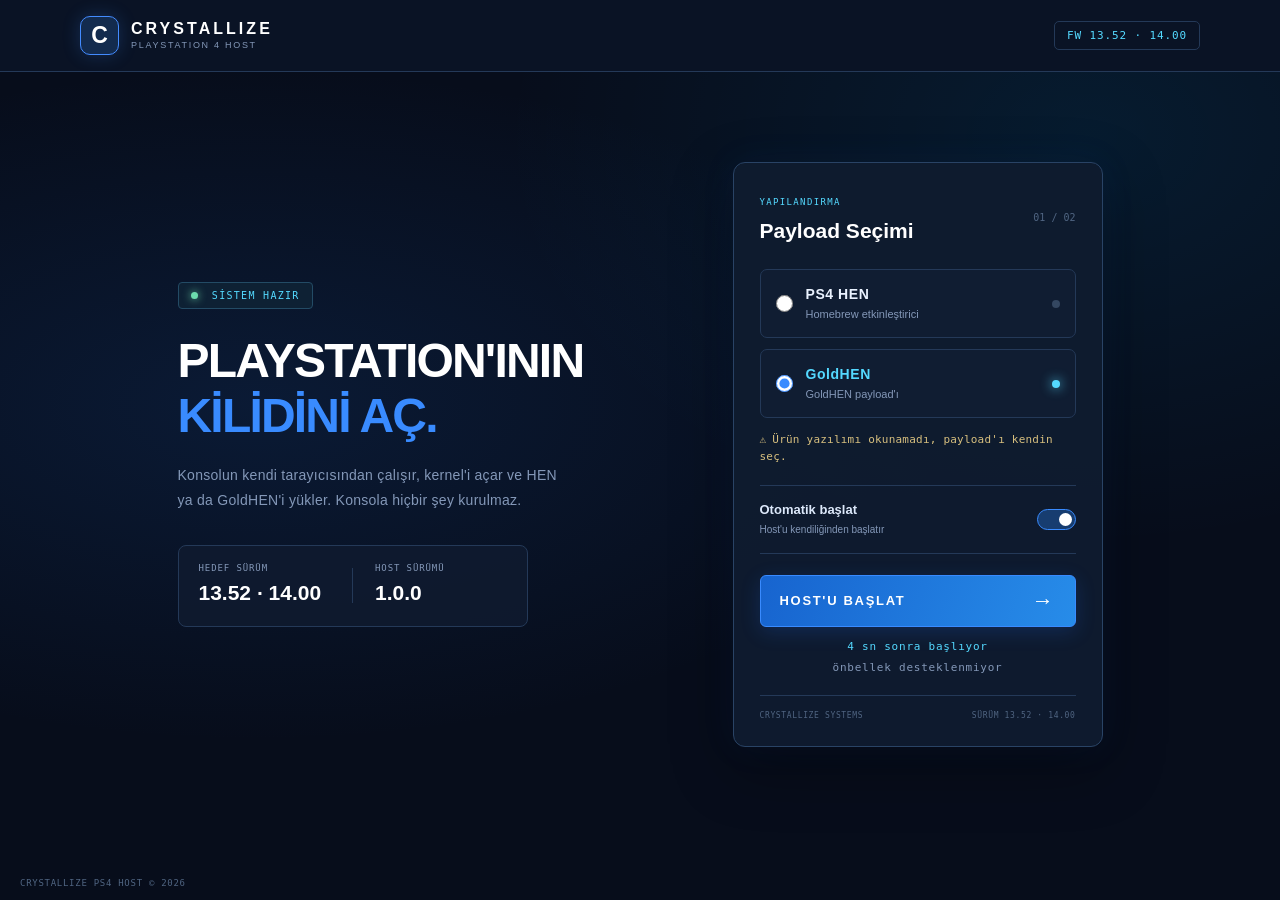
<file: index.html>
<!doctype html>
<html class="landing" lang="tr" manifest="cache.appcache">
<head>
  <meta charset="utf-8">
  <meta name="viewport" content="width=device-width,initial-scale=1">
  <meta name="theme-color" content="#070d1b">

  <title>CRYSTALLIZE | PS4 HOST</title>

  <link rel="stylesheet" href="style.css">
</head>

<body>

  <!-- Her koşu buradan başlar. jb.js'teki referrer kontrolü zinciri yalnızca
       bu sayfadan gelindiğinde kurar; böylece tarayıcı son oturumunu geri
       yüklediğinde exploit kendiliğinden çalışmaz. -->
  <header id="brand">
    <div class="brand-inner">
      <div class="brand-mark">C</div>
      <div class="brand-name">
        <b>CRYSTALLIZE</b>
        <span>PLAYSTATION 4 HOST</span>
      </div>
      <div class="brand-version">FW 13.52 &middot; 14.00</div>
    </div>
  </header>

  <main class="shell">

    <section class="hero">

      <div class="hero-label">
        <span class="status-dot"></span>
        SİSTEM HAZIR
      </div>

      <h1>
        PLAYSTATION'ININ<br>
        <span>KİLİDİNİ AÇ.</span>
      </h1>

      <p class="hero-description">
        Konsolun kendi tarayıcısından çalışır, kernel'i açar
        ve HEN ya da GoldHEN'i yükler. Konsola hiçbir şey kurulmaz.
      </p>

      <div class="firmware-card">
        <div class="firmware-info">
          <span class="info-label">HEDEF SÜRÜM</span>
          <strong>13.52 &middot; 14.00</strong>
        </div>

        <div class="firmware-divider"></div>

        <div class="firmware-info">
          <span class="info-label">HOST SÜRÜMÜ</span>
          <strong>1.0.0</strong>
        </div>
      </div>

    </section>

    <section class="panel">

      <div class="panel-heading">
        <div>
          <span class="section-label">YAPILANDIRMA</span>
          <h2>Payload Seçimi</h2>
        </div>

        <span class="panel-indicator">01 / 02</span>
      </div>

      <form class="pick" id="pick">

        <label class="opt">
          <input
            type="radio"
            name="payload"
            value="hen"
          >

          <span class="opt-content">
            <span class="opt-name">PS4 HEN</span>
            <span class="opt-description">Homebrew etkinleştirici</span>
          </span>

          <span class="opt-check"></span>
        </label>

        <label class="opt selected">
          <input
            type="radio"
            name="payload"
            value="goldhen"
            checked
          >

          <span class="opt-content">
            <span class="opt-name">GoldHEN</span>
            <span class="opt-description">GoldHEN payload'ı</span>
          </span>

          <span class="opt-check"></span>
        </label>

        <p class="hint" id="hint">
          13.52'de GoldHEN yerine PS4 HEN seç.
        </p>

        <div class="auto-container">
          <label class="auto-label" for="auto">
            <span class="auto-text">
              <strong>Otomatik başlat</strong>
              <small>Host'u kendiliğinden başlatır</small>
            </span>

            <input
              type="checkbox"
              id="auto"
              checked
            >

            <span class="toggle"></span>
          </label>
        </div>

        <button class="btn" type="submit">
          <span>HOST'U BAŞLAT</span>
          <span class="btn-arrow">&rarr;</span>
        </button>

        <p class="count" id="count" aria-live="polite"></p>
        <p class="count" id="cache" aria-live="polite"></p>

      </form>

      <div class="panel-footer">
        <span>CRYSTALLIZE SYSTEMS</span>
        <span>SÜRÜM 13.52 &middot; 14.00</span>
      </div>

    </section>

  </main>

  <footer class="byline">
    CRYSTALLIZE PS4 HOST &copy; 2026
  </footer>

  <script src="launch.js"></script>

</body>
</html>
</file>
<file: style.css>
/* =========================================================
   CRYSTALLIZE PS4 HOST
   Premium Console Interface
   Target: PS4 Firmware 14.00

   Landing page: redesigned
   Run page: original styling preserved
   ========================================================= */

:root {
  --bg: #070d1b;
  --panel: #101b30;
  --panel-light: #142440;
  --line: #243958;

  --fg: #dce8fa;
  --bright: #ffffff;
  --dim: #8498b8;
  --faint: #506582;

  --blue: #398bff;
  --cyan: #54d9ff;

  --ok: #6cdbad;
  --bad: #d08a7f;
  --warn: #d8c07f;

  --sans: "Segoe UI", Arial, sans-serif;
  --mono: Consolas, "DejaVu Sans Mono", monospace;
}

* {
  box-sizing: border-box;
}

html,
body {
  margin: 0;
  padding: 0;
  min-height: 100%;
  background: var(--bg);
  color: var(--fg);
  font: 15px/1.45 var(--sans);
}

/* =========================================================
   SHARED HEADER
   ========================================================= */

#brand {
  padding: 16px 28px;
  border-bottom: 1px solid var(--line);
  background: #0a1325;
}

.brand-inner {
  display: flex;
  align-items: center;
  max-width: 1120px;
  margin: 0 auto;
}

.brand-mark {
  width: 39px;
  height: 39px;
  margin-right: 12px;
  border: 1px solid #438bff;
  border-radius: 10px;
  background: #132b4e;
  color: #ffffff;
  font-size: 23px;
  font-weight: 800;
  line-height: 37px;
  text-align: center;
  box-shadow: 0 0 18px rgba(57,139,255,0.22);
}

.brand-name {
  display: flex;
  flex-direction: column;
  line-height: 1.3;
}

.brand-name b {
  color: var(--bright);
  font-size: 16px;
  letter-spacing: 0.19em;
}

.brand-name span {
  color: var(--dim);
  font-size: 9px;
  letter-spacing: 0.19em;
}

.brand-version {
  margin-left: auto;
  padding: 7px 12px;
  border: 1px solid var(--line);
  border-radius: 5px;
  color: var(--cyan);
  font: 11px var(--mono);
  letter-spacing: 0.08em;
}

/* =========================================================
   LANDING PAGE
   All landing styles are scoped to html.landing
   ========================================================= */

html.landing {
  background: var(--bg);
}

html.landing body {
  min-height: 100vh;
  background:
    radial-gradient(
      ellipse at 20% 45%,
      rgba(25, 83, 164, 0.19),
      transparent 48%
    ),
    radial-gradient(
      ellipse at 85% 15%,
      rgba(0, 174, 255, 0.09),
      transparent 38%
    ),
    var(--bg);
}

html.landing .shell {
  display: flex;
  align-items: center;
  justify-content: center;
  flex-wrap: wrap;
  gap: 65px;
  max-width: 1120px;
  min-height: calc(100vh - 115px);
  margin: 0 auto;
  padding: 65px 30px 85px;
}

/* HERO */

.hero {
  flex: 1;
  min-width: 280px;
  max-width: 490px;
}

.hero-label {
  display: inline-block;
  margin-bottom: 25px;
  padding: 7px 12px;
  border: 1px solid #234b65;
  border-radius: 4px;
  background: #0e2134;
  color: var(--cyan);
  font: 10px var(--mono);
  letter-spacing: 0.13em;
}

.status-dot {
  display: inline-block;
  width: 7px;
  height: 7px;
  margin-right: 7px;
  border-radius: 50%;
  background: var(--ok);
  box-shadow: 0 0 9px var(--ok);
}

.hero h1 {
  margin: 0;
  color: #ffffff;
  font-size: 48px;
  font-weight: 800;
  line-height: 1.13;
  letter-spacing: -1.8px;
}

.hero h1 span {
  color: var(--blue);
}

.hero-description {
  max-width: 390px;
  margin: 20px 0 32px;
  color: var(--dim);
  font-size: 14px;
  line-height: 1.8;
  letter-spacing: 0.02em;
}

/* FIRMWARE INFORMATION */

.firmware-card {
  display: flex;
  align-items: center;
  max-width: 350px;
  padding: 17px 20px;
  border: 1px solid var(--line);
  border-radius: 8px;
  background: rgba(16, 27, 48, 0.85);
}

.firmware-info {
  display: flex;
  flex-direction: column;
  flex: 1;
}

.info-label {
  margin-bottom: 5px;
  color: var(--dim);
  font: 9px var(--mono);
  letter-spacing: 0.1em;
}

.firmware-info strong {
  color: #ffffff;
  font-size: 21px;
  font-weight: 700;
}

.firmware-divider {
  width: 1px;
  height: 35px;
  margin: 0 22px;
  background: var(--line);
}

/* =========================================================
   CONFIGURATION PANEL
   ========================================================= */

html.landing .panel {
  flex: 0 1 370px;
  width: 370px;
  max-width: 100%;
  padding: 26px;
  border: 1px solid #294365;
  border-radius: 12px;
  background: rgba(15, 27, 47, 0.97);
  box-shadow:
    0 20px 60px rgba(0, 0, 0, 0.35),
    0 0 35px rgba(37, 117, 255, 0.08);
}

.panel-heading {
  display: flex;
  align-items: center;
  justify-content: space-between;
  margin-bottom: 23px;
}

.section-label {
  color: var(--cyan);
  font: 9px var(--mono);
  letter-spacing: 0.15em;
}

.panel-heading h2 {
  margin: 5px 0 0;
  color: #ffffff;
  font-size: 21px;
  font-weight: 700;
}

.panel-indicator {
  color: var(--faint);
  font: 10px var(--mono);
}

/* PAYLOAD OPTIONS */

.pick {
  margin: 0;
}

.opt {
  display: flex;
  align-items: center;
  position: relative;
  min-height: 69px;
  margin-bottom: 11px;
  padding: 13px 15px;
  border: 1px solid var(--line);
  border-radius: 7px;
  background: #101d32;
  cursor: pointer;
  transition: border-color 0.2s, background 0.2s;
}

.opt:hover,
.opt:focus-within {
  border-color: var(--blue);
  background: #142746;
}

.opt input {
  width: 17px;
  height: 17px;
  margin: 0 13px 0 0;
  accent-color: var(--blue);
}

.opt-content {
  display: flex;
  flex-direction: column;
  flex: 1;
}

.opt-name {
  color: #eaf2ff;
  font-size: 14px;
  font-weight: 700;
  letter-spacing: 0.04em;
}

.opt-description {
  margin-top: 3px;
  color: var(--dim);
  font-size: 11px;
}

.opt-check {
  width: 8px;
  height: 8px;
  border-radius: 50%;
  background: #344761;
}

.opt input:checked ~ .opt-check {
  background: var(--cyan);
  box-shadow: 0 0 12px var(--cyan);
}

.opt input:checked ~ .opt-content .opt-name {
  color: var(--cyan);
}

/* AUTOSTART */

.auto-container {
  margin-top: 20px;
  margin-bottom: 21px;
  padding: 15px 0;
  border-top: 1px solid var(--line);
  border-bottom: 1px solid var(--line);
}

.auto-label {
  display: flex;
  align-items: center;
  position: relative;
  cursor: pointer;
}

.auto-text {
  display: flex;
  flex-direction: column;
  flex: 1;
}

.auto-text strong {
  color: #dce8fa;
  font-size: 13px;
}

.auto-text small {
  margin-top: 3px;
  color: var(--dim);
  font-size: 10px;
}

.auto-label input {
  position: absolute;
  opacity: 0;
}

.toggle {
  position: relative;
  width: 39px;
  height: 21px;
  border: 1px solid #40516b;
  border-radius: 20px;
  background: #24344c;
}

.toggle:after {
  content: "";
  position: absolute;
  top: 3px;
  left: 3px;
  width: 13px;
  height: 13px;
  border-radius: 50%;
  background: #9aa9bd;
  transition: left 0.2s, background 0.2s;
}

.auto-label input:checked + .toggle {
  border-color: var(--blue);
  background: #173d70;
}

.auto-label input:checked + .toggle:after {
  left: 21px;
  background: #ffffff;
}

/* START BUTTON */

.btn {
  display: flex;
  align-items: center;
  justify-content: space-between;
  width: 100%;
  min-height: 52px;
  padding: 0 19px;
  border: 1px solid #398bff;
  border-radius: 6px;
  background: linear-gradient(110deg, #1764cf, #278ce9);
  color: #ffffff;
  font: 700 13px var(--sans);
  letter-spacing: 0.13em;
  cursor: pointer;
  box-shadow: 0 5px 20px rgba(36, 119, 255, 0.18);
}

.btn:hover,
.btn:focus {
  border-color: #8adfff;
  outline: none;
  background: linear-gradient(110deg, #2478e5, #36a8f4);
}

.btn-arrow {
  font-size: 22px;
  line-height: 1;
}

/* COUNTDOWN */

.count {
  min-height: 17px;
  margin: 12px 0 0;
  color: var(--cyan);
  text-align: center;
  font: 11px/1.4 var(--mono);
  letter-spacing: 0.07em;
}

/* İkinci satır: önbellek durumu. Geri sayımın altında, daha sönük. */
#cache {
  min-height: 0;
  margin-top: 4px;
  color: var(--dim);
}

/* Uyarı notu: 13.52'de GoldHEN yerine HEN. */
.hint {
  margin: 14px 0 0;
  color: var(--warn);
  font: 11px/1.5 var(--mono);
  letter-spacing: 0.02em;
}

.hint::before {
  content: "\26a0";
  margin-right: 6px;
}

/* Ürün yazılımı satırı: algılanan sürüm ya da uyarı. */
.hint.ok {
  color: var(--ok);
}

.hint.ok::before {
  content: "\2713";
}

.hint.bad {
  color: var(--bad);
}

.btn[disabled] {
  opacity: 0.45;
  cursor: not-allowed;
  pointer-events: none;
}

/* PANEL FOOTER */

.panel-footer {
  display: flex;
  justify-content: space-between;
  margin-top: 20px;
  padding-top: 15px;
  border-top: 1px solid var(--line);
  color: var(--faint);
  font: 8px var(--mono);
  letter-spacing: 0.08em;
}

/* PAGE FOOTER */

html.landing .byline {
  position: fixed;
  bottom: 12px;
  left: 20px;
  z-index: 9;
  margin: 0;
  color: var(--faint);
  font: 9px var(--mono);
  letter-spacing: 0.08em;
}

/* =========================================================
   RUN PAGE
   Original execution page styling preserved.
   ========================================================= */

html.run {
  --bg: #0b0d10;
  --panel: #0e1116;
  --sunk: #11151b;
  --line: #1e2732;

  --fg: #c8ced8;
  --bright: #e6ebf2;
  --dim: #7c8798;
  --faint: #4d5765;

  --ok: #7fd0a0;
  --bad: #d08a7f;
  --warn: #d8c07f;
}

html.run #brand {
  background: #0e1116;
  border-bottom: 1px solid #1e2732;
}

html.run #brand {
  padding: 8px 10px;
  text-align: center;
}

html.run #brand b {
  color: var(--bright);
  font-size: 15px;
  font-weight: 700;
  letter-spacing: 0.14em;
}

html.run .byline {
  position: fixed;
  bottom: 9px;
  left: 11px;
  z-index: 9;
  margin: 0;
  color: var(--faint);
  font: 11px/1 var(--mono);
  letter-spacing: 0.06em;
}

/* SPINNER */

#spin {
  position: fixed;
  top: calc(50% + 20px);
  left: 50%;
  width: 46px;
  height: 46px;
  margin: -23px 0 0 -23px;
  border: 4px solid var(--line);
  border-top-color: var(--ok);
  border-radius: 50%;
  animation: spin 0.9s linear infinite;
}

@keyframes spin {
  to {
    transform: rotate(360deg);
  }
}

#msg {
  position: fixed;
  top: 50%;
  left: 0;
  right: 0;
  transform: translateY(-50%);
  display: none;
  text-align: center;
  font-size: 16px;
  letter-spacing: 0.5px;
}

#wrap {
  padding: 0;
}

#state,
#out {
  display: none;
}

body.done #spin,
body.fail #spin {
  display: none;
}

body.fail #msg {
  display: block;
}

body.done #msg {
  display: block;
  color: var(--ok);
  font-weight: 700;
  letter-spacing: 2px;
}

/* LOG PAGE */

body.log {
  display: flex;
  flex-direction: column;
  height: 100vh;
}

body.log #spin,
body.log #msg {
  display: none;
}

body.log #wrap {
  display: flex;
  flex-direction: column;
  flex: 1;
  min-height: 0;
  padding: 14px 18px 30px;
}

body.log #state {
  display: block;
  margin: 0 0 8px;
  font-size: 22px;
  font-weight: 700;
}

body.log #out {
  display: block;
  flex: 1;
  min-height: 0;
  overflow-y: auto;
  padding: 10px 12px;
  border: 1px solid var(--line);
  border-radius: 5px;
  background: var(--panel);
  font: 12px/1.45 var(--mono);
  white-space: pre-wrap;
}

/* MEMORY READOUT */

#ramBox {
  overflow: hidden;
  padding: 5px 10px;
  border-bottom: 1px solid var(--line);
  background: var(--panel);
  color: var(--ok);
  font: 11px/1.4 var(--mono);
  text-overflow: ellipsis;
  white-space: nowrap;
}

/* RETRY NOTICE */

.notice {
  margin: 1em 0;
  padding: 0.7em 1em;
  border: 2px solid #e66;
  background: #2a1414;
  color: #f99;
  font: 700 20px/1.4 var(--sans);
}

.ok {
  color: var(--ok);
}

.bad {
  color: var(--bad);
}

.warn {
  color: var(--warn);
}

code {
  color: #9fb3d0;
}

/* =========================================================
   SMALL SCREEN
   ========================================================= */

@media screen and (max-width: 760px) {

  html.landing .shell {
    flex-direction: column;
    align-items: stretch;
    gap: 35px;
    padding: 45px 20px 65px;
  }

  .hero {
    max-width: 100%;
  }

  .hero h1 {
    font-size: 37px;
  }

  html.landing .panel {
    width: 100%;
    flex-basis: auto;
  }

}

@media screen and (max-width: 420px) {

  #brand {
    padding: 12px 15px;
  }

  .brand-name b {
    font-size: 13px;
  }

  .brand-version {
    padding: 6px 8px;
    font-size: 9px;
  }

  html.landing .shell {
    padding: 35px 15px 65px;
  }

  .hero h1 {
    font-size: 32px;
  }

  html.landing .panel {
    padding: 19px;
  }

}
/* TELEVİZYON: 1080p ve üstü.
 *
 * PS4 tarayıcısı televizyonda ~1920 px genişlik raporlar. Tema 1120 px'lik
 * bir masaüstü tuvaline göre çizildiği için o ekranda her şey uzaktan
 * okunamayacak kadar küçük kalıyor; bu blok yalnızca geniş ekranlarda
 * ölçeği büyütür, dar ekranlara dokunmaz. */
@media screen and (min-width: 1500px) {

  html.landing .shell {
    max-width: 1400px;
    gap: 95px;
  }

  .hero {
    max-width: 620px;
  }

  .hero h1 {
    font-size: 60px;
    letter-spacing: -2.2px;
  }

  .hero-description {
    max-width: 500px;
    font-size: 17px;
  }

  .hero-label {
    padding: 8px 14px;
    font-size: 11px;
  }

  html.landing .panel {
    flex-basis: 430px;
    width: 430px;
    padding: 30px;
  }

  .opt-name {
    font-size: 16px;
  }

  .opt-description {
    font-size: 12px;
  }

  .btn {
    min-height: 58px;
    font-size: 14px;
  }

  .auto-text strong {
    font-size: 15px;
  }

  .hint,
  .count {
    font-size: 12px;
  }

  .firmware-card {
    max-width: 410px;
  }

  .firmware-info strong {
    font-size: 21px;
    white-space: nowrap;
  }
}
</file>
